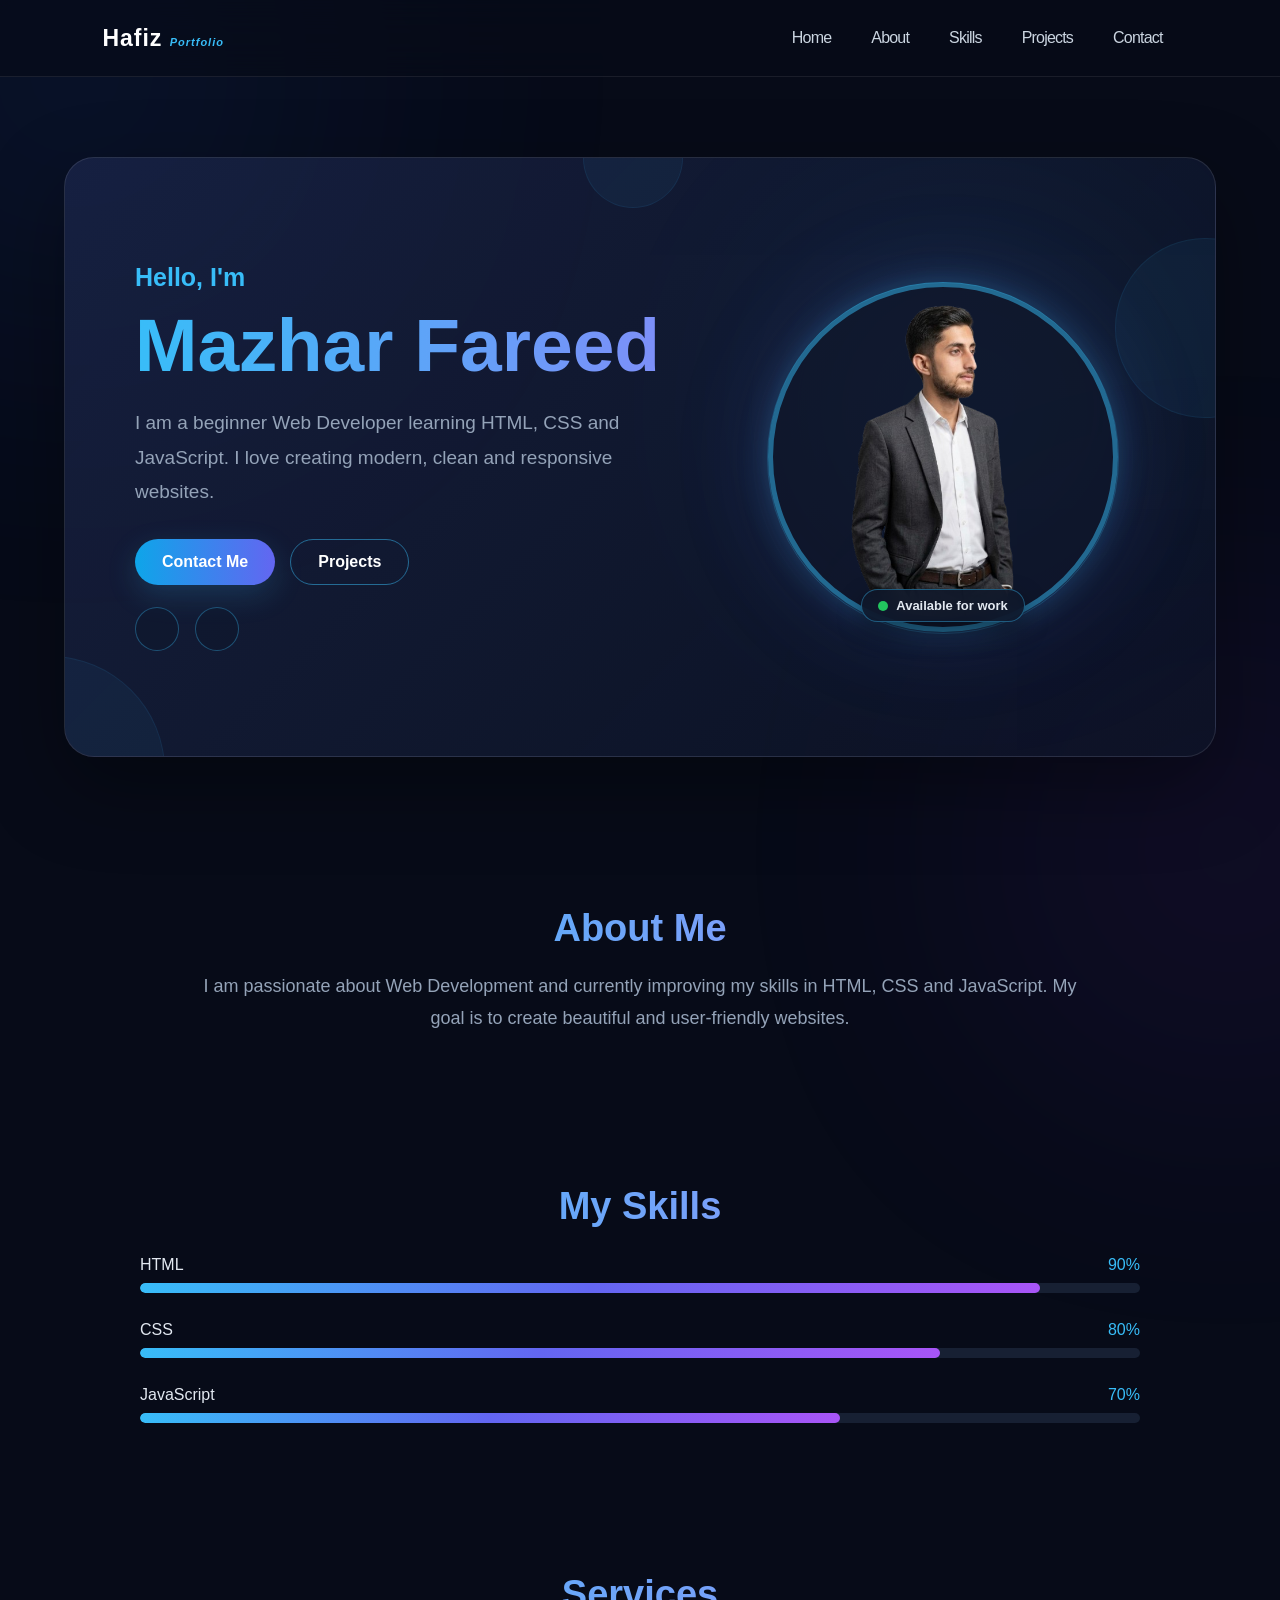
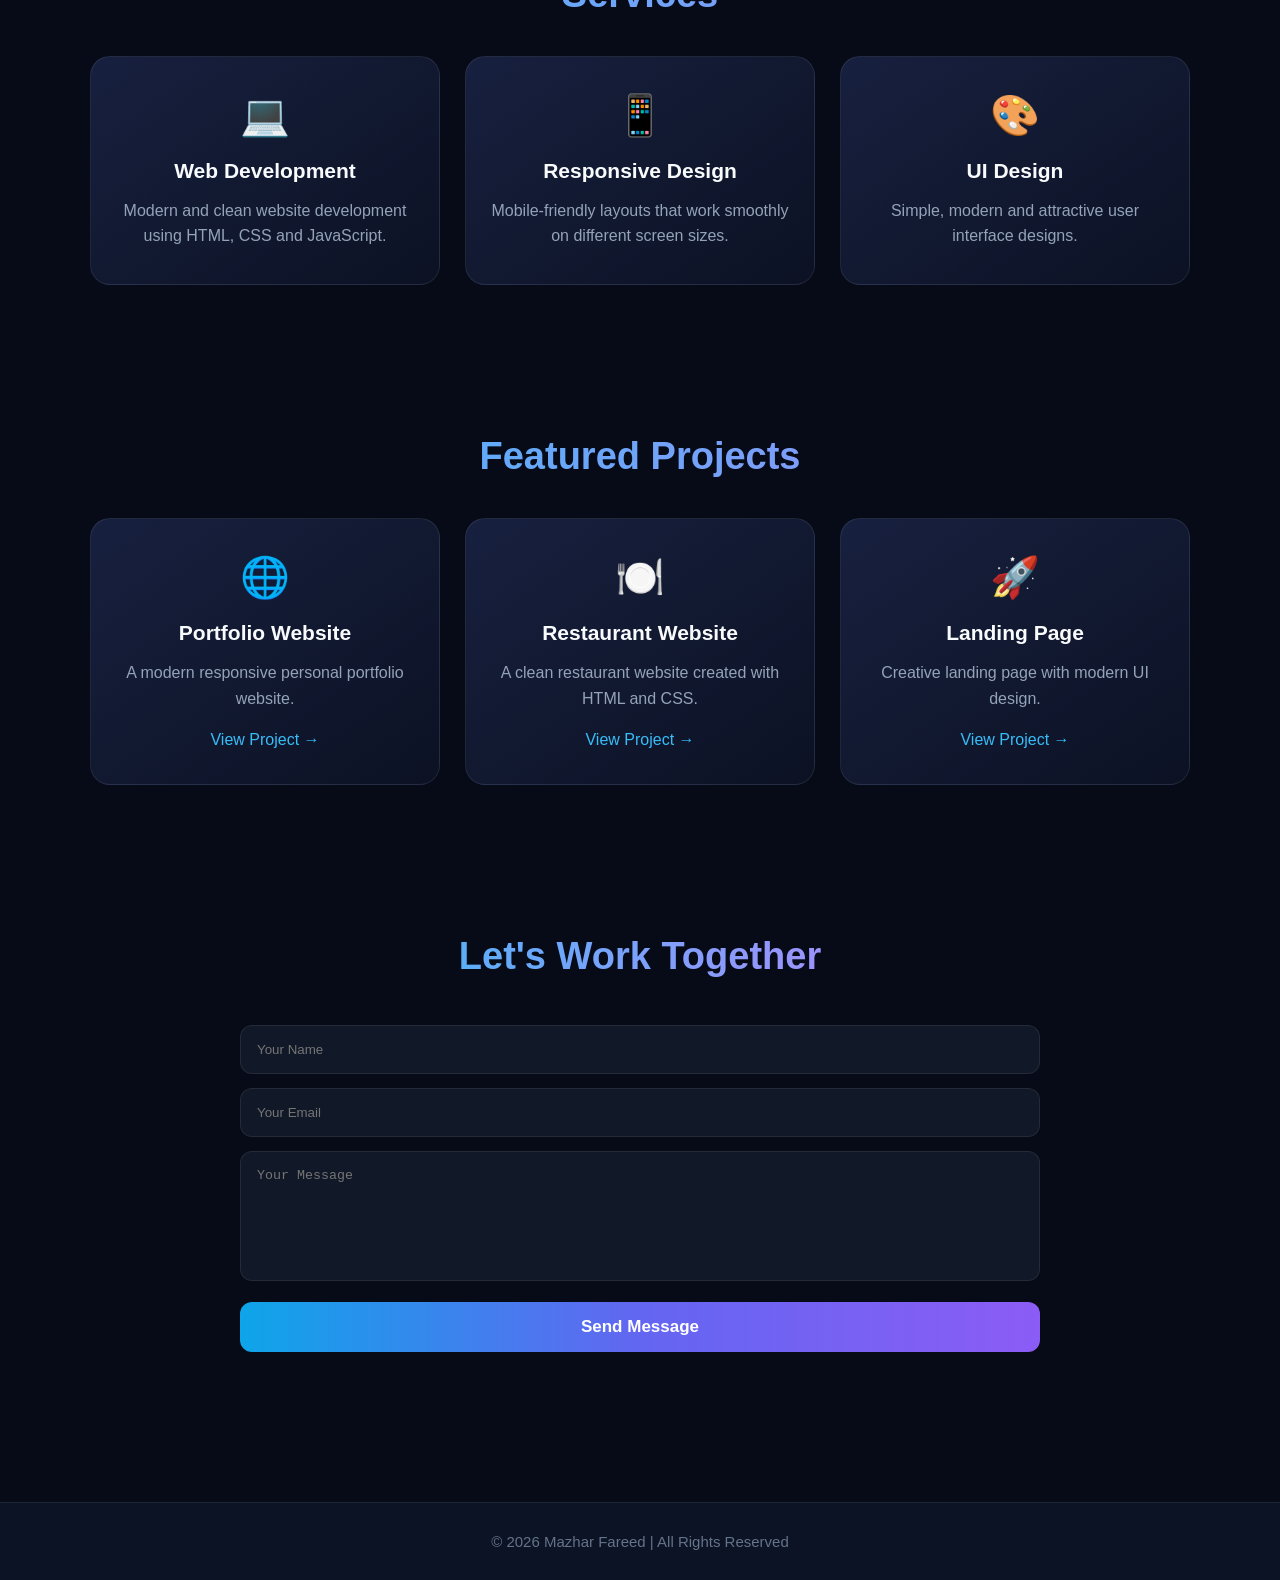
<file: CSS/index.html>
<!DOCTYPE html>
<html lang="en">
<head>
<meta charset="UTF-8">
<meta name="viewport" content="width=device-width, initial-scale=1.0">
<title>Mazhar Fareed | Web Developer</title>

<style>
*{
    margin:0;
    padding:0;
    box-sizing:border-box;
    scroll-behavior:smooth;
}

body{
    background:#070b18;
    color:white;
    font-family: 'Gill Sans', 'Gill Sans MT', Calibri, sans-serif;
    overflow-x:hidden;
}

/* ================= BACKGROUND ================= */
body::before{
    content:"";
    position:fixed;
    width:450px;
    height:450px;
    background:#2563eb;
    border-radius:50%;
    filter:blur(160px);
    opacity:.15;
    top:-150px;
    left:-150px;
    z-index:-1;
    animation:bgMove 8s ease-in-out infinite alternate;
}

body::after{
    content:"";
    position:fixed;
    width:400px;
    height:400px;
    background:#9333ea;
    border-radius:50%;
    filter:blur(150px);
    opacity:.13;
    right:-150px;
    bottom:-150px;
    z-index:-1;
    animation:bgMove2 9s ease-in-out infinite alternate;
}

/* ================= NAVBAR ================= */
.header{
    width:100%;
    display:flex;
    justify-content:space-between;
    align-items:center;
    padding:20px 8%;
    position:sticky;
    font-family: "Urbanist", "Segoe UI", sans-serif; 
    font-weight: 300;
    letter-spacing: -0.05em;
    top:0;
    z-index:1000;
    background:rgba(7,11,24,.65);
    backdrop-filter:blur(18px);
    border-bottom: 1px solid rgba(255,255,255,.08);
    animation:navDown 1s ease;
}

.hafiz{
    font-size:23px;
    font-family: "Urbanist", "Segoe UI", sans-serif;
    font-weight: 300;
    letter-spacing: -0.05em;
    font-weight:bold;
    letter-spacing:1px;
    cursor:pointer;
    transition:.4s;
}

.hafiz:hover{
    transform:translateY(-2px);
}

.hafiz span{
    color:#38bdf8;
    font-size:11px;
    font-style:italic;
}

.nav-bar{
    display:flex;
    gap:10px;
}

.nav-bar a{
    text-decoration:none;
    color:#cbd5e1;
    padding:9px 15px;
    border-radius:20px;
    transition:.35s;
    position:relative;
}

.nav-bar a:hover{
    color:white;
    background: rgba(56,189,248,.12);
    transform:translateY(-3px);
}

/* ================= MENU BUTTON ================= */
#menu-btn{
    display:none;
    background:transparent;
    border:none;
    color:white;
    font-size:28px;
    cursor:pointer;
}

/* ================= HERO ================= */
.about{
    width:min(1200px,90%);
    min-height:600px;
    margin:80px auto;
    padding:70px;
    display:flex;
    align-items:center;
    justify-content:space-between;
    position:relative;
    overflow:hidden;
    border-radius:30px;
    background: linear-gradient(135deg, rgba(30,41,80,.65), rgba(15,23,42,.55));
    border: 1px solid rgba(255,255,255,.1);
    box-shadow: 0 30px 80px rgba(0,0,0,.35);
    animation:heroAppear 1.2s ease;
}

.about::before{
    content:"";
    position:absolute;
    width:300px;
    height:300px;
    border-radius:50%;
    background:#38bdf8;
    filter:blur(130px);
    opacity:.12;
    right:100px;
    top:100px;
}

.about-mazhar{
    width:55%;
    position:relative;
    z-index:2;
    animation:textSlide 1.2s ease;
}

.about-mazhar > p{
    color:#38bdf8;
    font-size:25px;
    font-weight:bold;
    margin-bottom:12px;
}

.about-mazhar h1{
    font-size: clamp(45px,6vw,75px);
    line-height:1.1;
    margin-bottom:20px;
    background: linear-gradient(90deg, #38bdf8, #818cf8, #c084fc, #38bdf8);
    background-size:300%;
    -webkit-background-clip:text;
    color:transparent;
    animation:gradientText 5s linear infinite;
}

.about-text{
    color:#94a3b8;
    font-size:19px;
    line-height:1.8;
    max-width:600px;
}

/* ================= BUTTONS ================= */
.hero-buttons{
    display:flex;
    gap:15px;
    margin-top:30px;
}

.social-links{
    display:flex;
    gap:16px;
    margin-top:22px;
}

.social-links a{
    width:44px;
    height:44px;
    display:inline-flex;
    align-items:center;
    justify-content:center;
    border:1px solid rgba(56,189,248,.35);
    border-radius:50%;
    color:#cbd5e1;
    font-size:21px;
    text-decoration:none;
    background:rgba(15,23,42,.45);
    transition:transform .35s, color .35s, border-color .35s, box-shadow .35s;
}

.social-links a:hover{
    color:#fff;
    border-color:#38bdf8;
    transform:translateY(-4px) scale(1.08);
    box-shadow:0 0 18px rgba(56,189,248,.45), 0 8px 24px rgba(99,102,241,.25);
}

.about-mazhar button,
.hero-link{
    padding:14px 27px;
    border:none;
    border-radius:30px;
    color:white;
    font-size:16px;
    font-weight:bold;
    cursor:pointer;
    background: linear-gradient(90deg, #0ea5e9, #6366f1, #8b5cf6);
    background-size:200%;
    transition:.4s;
    box-shadow: 0 10px 30px rgba(56,189,248,.18);
    display:inline-flex;
    align-items:center;
    justify-content:center;
    text-decoration:none;
    line-height:1;
}

.about-mazhar button:hover,
.hero-link:hover{
    transform: translateY(-6px) scale(1.03);
    background-position:right;
    box-shadow: 0 15px 40px rgba(99,102,241,.35);
}

.btn-outline{
    background: transparent !important;
    border: 1px solid rgba(56,189,248,.5) !important;
    box-shadow:none !important;
}

.btn-outline:hover{
    background: rgba(56,189,248,.1) !important;
}

/* ================= IMAGE ================= */
.about-image{
    width:40%;
    display:flex;
    justify-content:center;
    position:relative;
    z-index:2;
    animation:imageSlide 1.3s ease;
}

.about-image::before{
    content:"";
    position:absolute;
    width:350px;
    height:350px;
    border-radius:50%;
    border: 1px solid rgba(56,189,248,.2);
    animation:rotateCircle 12s linear infinite;
}

.about-image img{
    width: 350px;
    height: 350px;
    object-fit: contain;
    background: rgba(15, 23, 42, 0.6);
    padding: 10px;
    border-radius: 50%;
    border: 5px solid rgba(56,189,248,.5);
    box-shadow: 0 0 30px rgba(56,189,248,.25), 0 0 100px rgba(99,102,241,.15);
    animation: imageFloat 4s ease-in-out infinite;
    transition: .5s;
}

.about-image img:hover{
    transform:scale(1.04);
    box-shadow: 0 0 50px rgba(56,189,248,.45);
}

/* ================= CIRCLES ================= */
.circle{
    position:absolute;
    border-radius:50%;
    background: rgba(56,189,248,.06);
    border: 1px solid rgba(56,189,248,.08);
    animation: floating 6s ease-in-out infinite;
}

.circle-one{
    width:180px;
    height:180px;
    right:-80px;
    top:80px;
}

.circle-two{
    width:230px;
    height:230px;
    left:-130px;
    bottom:-130px;
    animation-delay:2s;
}

.circle-three{
    width:100px;
    height:100px;
    left:45%;
    top:-50px;
    animation-delay:4s;
}

/* ================= ABOUT ================= */
.java{
    width:min(900px,90%);
    margin:150px auto;
    text-align:center;
    animation:fadeUp 1s ease;
}

.section-title{
    font-size:38px;
    margin-bottom:20px;
    background: linear-gradient(90deg, #38bdf8, #a78bfa);
    -webkit-background-clip:text;
    color:transparent;
}

.java p{
    color:#94a3b8;
    font-size:18px;
    line-height:1.8;
}

/* ================= SKILLS ================= */
#services{
    width:min(1000px,90%);
    margin:150px auto;
}

.skill-label{
    color:#e2e8f0;
    margin-top:28px;
    margin-bottom:9px;
    display:flex;
    justify-content:space-between;
}

.skill-label span{
    color:#38bdf8;
}

.bar{
    width:100%;
    height:10px;
    background:#172033;
    border-radius:20px;
    overflow:hidden;
}

.bar > div{
    height:100%;
    border-radius:20px;
    background: linear-gradient(90deg, #38bdf8, #6366f1, #a855f7);
    transform-origin:left;
    animation:skillGrow 2s ease;
}

.html{ width:90%; }
.css{ width:80%; }
.javascript{ width:70%; }

/* ================= CARDS ================= */
.h3{
    text-align:center;
    font-size:38px;
    margin-bottom:40px;
    background: linear-gradient(90deg, #38bdf8, #a78bfa);
    -webkit-background-clip:text;
    color:transparent;
}

.design-web{
    width:min(1100px,90%);
    margin:0 auto 150px;
    display:grid;
    grid-template-columns: repeat(3,1fr);
    gap:25px;
}

.web{
    padding:35px 25px;
    min-height:180px;
    border-radius:20px;
    text-align:center;
    background: linear-gradient(145deg, rgba(30,41,80,.7), rgba(15,23,42,.65));
    border: 1px solid rgba(255,255,255,.08);
    transition: transform .45s, box-shadow .45s, border .45s;
    animation:cardAppear .9s ease;
}

.web:hover{
    transform: translateY(-12px) scale(1.02);
    border-color: rgba(56,189,248,.45);
    box-shadow: 0 25px 50px rgba(0,0,0,.35), 0 0 30px rgba(56,189,248,.08);
}

.web h3{
    font-size:21px;
    margin-bottom:15px;
    color:#f8fafc;
}

.web p{
    color:#94a3b8;
    line-height:1.6;
}

/* ================= PROJECT CARDS ================= */
.project{
    min-height:230px;
    display:flex;
    flex-direction:column;
    justify-content:space-between;
}

.project-icon{
    font-size:40px;
    margin-bottom:20px;
    animation:iconFloat 3s ease-in-out infinite;
}

.project a{
    text-decoration:none;
    color:#38bdf8;
    margin-top:20px;
    transition:.3s;
}

.project a:hover{
    color:#c084fc;
    letter-spacing:1px;
}

/* ================= CONTACT ================= */
.contact-me{
    width:min(800px,90%);
    margin:100px auto 150px;
    text-align:center;
}

.h2{
    font-size:38px;
    margin-bottom:40px;
    background: linear-gradient(90deg, #38bdf8, #c084fc);
    -webkit-background-clip:text;
    color:transparent;
}

.me input,
.you textarea{
    width:100%;
    margin:7px 0;
    padding:16px;
    border-radius:12px;
    border: 1px solid rgba(255,255,255,.08);
    background:#111827;
    color:white;
    outline:none;
    transition:.35s;
}

.me input:focus,
.you textarea:focus{
    border-color:#38bdf8;
    box-shadow: 0 0 20px rgba(56,189,248,.1);
    transform:translateY(-2px);
}

.you textarea{
    height:130px;
    resize:none;
}

.contact-me button{
    width:100%;
    margin-top:10px;
    height:50px;
    border:none;
    border-radius:12px;
    color:white;
    font-size:17px;
    font-weight:bold;
    cursor:pointer;
    background: linear-gradient(90deg, #0ea5e9, #6366f1, #8b5cf6);
    transition:.4s;
}

.contact-me button:hover{
    transform: translateY(-5px);
    box-shadow: 0 15px 35px rgba(99,102,241,.3);
}

/* FORM MESSAGE */
#form-message{
    margin-top:15px;
    color:#38bdf8;
    font-size:16px;
}

/* ================= FOOTER ================= */
.footer{
    padding:30px;
    text-align:center;
    background: rgba(15,23,42,.7);
    border-top: 1px solid rgba(255,255,255,.08);
}

.footer div{
    color:#64748b;
    font-size:15px;
}

/* ================= ANIMATIONS ================= */
@keyframes navDown{
    from{ opacity:0; transform:translateY(-30px); }
    to{ opacity:1; transform:translateY(0); }
}

@keyframes heroAppear{
    from{ opacity:0; transform:translateY(50px); }
    to{ opacity:1; transform:translateY(0); }
}

@keyframes textSlide{
    from{ opacity:0; transform:translateX(-70px); }
    to{ opacity:1; transform:translateX(0); }
}

@keyframes imageSlide{
    from{ opacity:0; transform: translateX(70px) scale(.8); }
    to{ opacity:1; transform: translateX(0) scale(1); }
}

@keyframes gradientText{
    0%{ background-position:0%; }
    100%{ background-position:300%; }
}

@keyframes imageFloat{
    0%,100%{ transform:translateY(0); }
    50%{ transform:translateY(-15px); }
}

@keyframes floating{
    0%,100%{ transform:translateY(0); }
    50%{ transform:translateY(-25px); }
}

@keyframes rotateCircle{
    from{ transform:rotate(0deg); }
    to{ transform:rotate(360deg); }
}

@keyframes fadeUp{
    from{ opacity:0; transform:translateY(40px); }
    to{ opacity:1; transform:translateY(0); }
}

@keyframes skillGrow{
    from{ transform:scaleX(0); }
    to{ transform:scaleX(1); }
}

@keyframes cardAppear{
    from{ opacity:0; transform:translateY(40px); }
    to{ opacity:1; transform:translateY(0); }
}

@keyframes iconFloat{
    0%,100%{ transform:translateY(0); }
    50%{ transform:translateY(-7px); }
}

@keyframes bgMove{
    from{ transform:translate(0,0); }
    to{ transform:translate(120px,80px); }
}

@keyframes bgMove2{
    from{ transform:translate(0,0); }
    to{ transform:translate(-100px,-70px); }
}

/* ================= MOBILE ================= */
@media(max-width:850px){
    .header{ padding:18px 5%; }
    #menu-btn{ display:block; }
    .nav-bar{
        display:none;
        position:absolute;
        top:100%;
        left:0;
        width:100%;
        flex-direction:column;
        gap:5px;
        padding:15px 5%;
        background:rgba(7,11,24,.96);
        backdrop-filter:blur(18px);
        border-bottom: 1px solid rgba(255,255,255,.08);
    }
    .nav-bar.show{ display:flex; }
    .nav-bar a{
        padding:12px;
        font-size:15px;
        text-align:center;
    }
    .about{
        flex-direction:column-reverse;
        padding:50px 25px;
        text-align:center;
    }
    .about-mazhar, .about-image{ width:100%; }
    .about-image{ margin-bottom:50px; }
    .about-image img{
        width: 250px;
        height: 250px;
    }
    .about-image::before{
        width:260px;
        height:260px;
    }
    .about-mazhar h1{ font-size:45px; }
    .hero-buttons{ justify-content:center; }
    .social-links{ justify-content:center; }
    .design-web{ grid-template-columns:1fr; }
}

@media(max-width:500px){
    .hafiz{ font-size:18px; }
    .about-mazhar h1{ font-size:38px; }
    .hero-buttons{ flex-direction:column; }
    .about-mazhar button{ width:100%; }
}
/* Status Badge Container */
.status-badge {
    position: absolute;
    bottom: 10px;               /* Profile pic ke neechay position karne ke liye */
    display: inline-flex;
    align-items: center;
    gap: 8px;
    padding: 8px 16px;
    background: rgba(15, 23, 42, 0.85);  /* Glassmorphism Dark Background */
    border: 1px solid rgba(56, 189, 248, 0.4);
    backdrop-filter: blur(10px);
    border-radius: 30px;
    font-size: 13px;
    font-weight: 600;
    font-family: 'Gill Sans', 'Gill Sans MT', Calibri, 'Trebuchet MS', sans-serif;
    color: #e2e8f0;
    text-decoration: none;
    cursor: pointer;
    box-shadow: 0 10px 25px rgba(0, 0, 0, 0.4);
    z-index: 5;
    white-space: nowrap;
    transition: transform 0.3s ease, box-shadow 0.3s ease, border-color 0.3s ease;
}

.status-badge:hover {
    transform: translateY(-2px);
    border-color: rgba(56, 189, 248, 0.8);
    box-shadow: 0 14px 30px rgba(0, 0, 0, 0.45);
}

/* Green Pulse Dot */
.pulse-dot {
    width: 10px;
    height: 10px;
    background-color: #22c55e;  /* Green Light Color */
    border-radius: 50%;
    position: relative;
    box-shadow: 0 0 0 0 rgba(34, 197, 94, 0.7);
    animation: greenPulse 1.8s infinite;
}

/* Green Dot Pulsing Animation */
@keyframes greenPulse {
    0% {
        box-shadow: 0 0 0 0 rgba(34, 197, 94, 0.7);
    }
    70% {
        box-shadow: 0 0 0 8px rgba(34, 197, 94, 0);
    }
    100% {
        box-shadow: 0 0 0 0 rgba(34, 197, 94, 0);
    }
}
</style>
</head>

<body>

<!-- ================= HEADER ================= -->
<header class="header">
    <div class="hafiz">
        Hafiz <span>Portfolio</span>
    </div>

    <button id="menu-btn" aria-label="Toggle navigation">☰</button>

    <nav class="nav-bar">
        <a href="#home">Home</a>
        <a href="#about-me">About</a>
        <a href="#services">Skills</a>
        <a href="#projects">Projects</a>
        <a href="#contacts">Contact</a>
    </nav>
</header>

<main>
    <!-- ================= HERO ================= -->
    <section id="home" class="about">
        <div class="about-mazhar">
            <p>Hello, I'm</p>
            <h1>Mazhar Fareed</h1>
            <div class="about-text">
                I am a beginner Web Developer learning HTML, CSS and JavaScript. I love creating modern, clean and responsive websites.
            </div>

            <div class="hero-buttons">
                <a href="#contacts" class="hero-link">Contact Me</a>
                <a href="#services" class="btn-outline hero-link">Projects</a>
            </div>

            <div class="social-links" aria-label="Social media links">
                <a href="https://www.linkedin.com" target="_blank" aria-label="LinkedIn" title="LinkedIn">
                    <i class="fa-brands fa-linkedin-in" aria-hidden="true"></i>
                </a>
                <a href="https://github.com/hafizmazharfareed52-commits" target="_blank" aria-label="GitHub" title="GitHub">
                    <i class="fa-brands fa-github" aria-hidden="true"></i>
                </a>
            </div>
        </div>

        <div class="about-image">
            <img src="Mazhar img5.png" alt="Mazhar Fareed">
            <a href="#contacts" class="status-badge">
                <span class="pulse-dot"></span>
                <span>Available for work</span>
            </a>
        </div>

        <div class="circle circle-one"></div>
        <div class="circle circle-two"></div>
        <div class="circle circle-three"></div>
    </section>

    <!-- ================= ABOUT ================= -->
    <section id="about-me" class="java">
        <h2 class="section-title">About Me</h2>
        <p>
            I am passionate about Web Development and currently improving my skills in HTML, CSS and JavaScript. My goal is to create beautiful and user-friendly websites.
        </p>
    </section>

    <!-- ================= SKILLS ================= -->
    <section id="services">
        <h2 class="section-title" style="text-align:center;">My Skills</h2>

        <div class="skill-label">HTML <span>90%</span></div>
        <div class="bar"><div class="html"></div></div>

        <div class="skill-label">CSS <span>80%</span></div>
        <div class="bar"><div class="css"></div></div>

        <div class="skill-label">JavaScript <span>70%</span></div>
        <div class="bar"><div class="javascript"></div></div>
    </section>

    <!-- ================= SERVICES ================= -->
    <h2 class="h3">Services</h2>

    <section class="design-web">
        <div class="web">
            <div class="project-icon">💻</div>
            <h3>Web Development</h3>
            <p>Modern and clean website development using HTML, CSS and JavaScript.</p>
        </div>

        <div class="web">
            <div class="project-icon">📱</div>
            <h3>Responsive Design</h3>
            <p>Mobile-friendly layouts that work smoothly on different screen sizes.</p>
        </div>

        <div class="web">
            <div class="project-icon">🎨</div>
            <h3>UI Design</h3>
            <p>Simple, modern and attractive user interface designs.</p>
        </div>
    </section>

    <!-- ================= PROJECTS ================= -->
    <h2 class="h3">Featured Projects</h2>

    <section id="projects" class="design-web">
        <div class="web project">
            <div>
                <div class="project-icon">🌐</div>
                <h3>Portfolio Website</h3>
                <p>A modern responsive personal portfolio website.</p>
            </div>
            <a href="#">View Project →</a>
        </div>

        <div class="web project">
            <div>
                <div class="project-icon">🍽️</div>
                <h3>Restaurant Website</h3>
                <p>A clean restaurant website created with HTML and CSS.</p>
            </div>
            <a href="Newrestuarantprojects.html" target="_blank">View Project →</a>
        </div>

        <div class="web project">
            <div>
                <div class="project-icon">🚀</div>
                <h3>Landing Page</h3>
                <p>Creative landing page with modern UI design.</p>
            </div>
            <a href="#">View Project →</a>
        </div>
    </section>

    <!-- ================= CONTACT ================= -->
    <section id="contacts" class="contact-me">
        <h2 class="h2">Let's Work Together</h2>

        <form id="contact-form" action="https://formspree.io/f/xrpgvwlb" method="POST">
            <div class="me">
                <input type="text" name="name" placeholder="Your Name" required>
            </div>

            <div class="me">
                <input type="email" name="email" placeholder="Your Email" required>
            </div>

            <div class="you">
                <textarea name="message" placeholder="Your Message" required></textarea>
            </div>

            <button type="submit">Send Message</button>

            <p id="form-message"></p>
        </form>
    </section>
</main>

<!-- ================= FOOTER ================= -->
<footer class="footer">
    <div>© 2026 Mazhar Fareed | All Rights Reserved</div>
</footer>

<!-- ================= JAVASCRIPT ================= -->
<script>
/* ================= MOBILE MENU ================= */
const menuBtn = document.getElementById("menu-btn");
const navbar = document.querySelector(".nav-bar");

menuBtn.addEventListener("click", function(){
    navbar.classList.toggle("show");
    menuBtn.textContent = navbar.classList.contains("show") ? "✕" : "☰";
});

navbar.querySelectorAll("a").forEach(link => {
    link.addEventListener("click", () => {
        navbar.classList.remove("show");
        menuBtn.textContent = "☰";
    });
});

/* ================= FORMSPREE ================= */
const form = document.getElementById("contact-form");
const message = document.getElementById("form-message");

form.addEventListener("submit", async function(event){
    event.preventDefault();

    const formData = new FormData(form);

    const response = await fetch(
        "https://formspree.io/f/xrpgvwlb",
        {
            method:"POST",
            body:formData,
            headers:{
                "Accept":"application/json"
            }
        }
    );

    if(response.ok){
        message.innerText = "Message sent successfully!";
        form.reset();
    } else {
        message.innerText = "Something went wrong. Please try again.";
    }
});
</script>

</body>
</html>
</file>
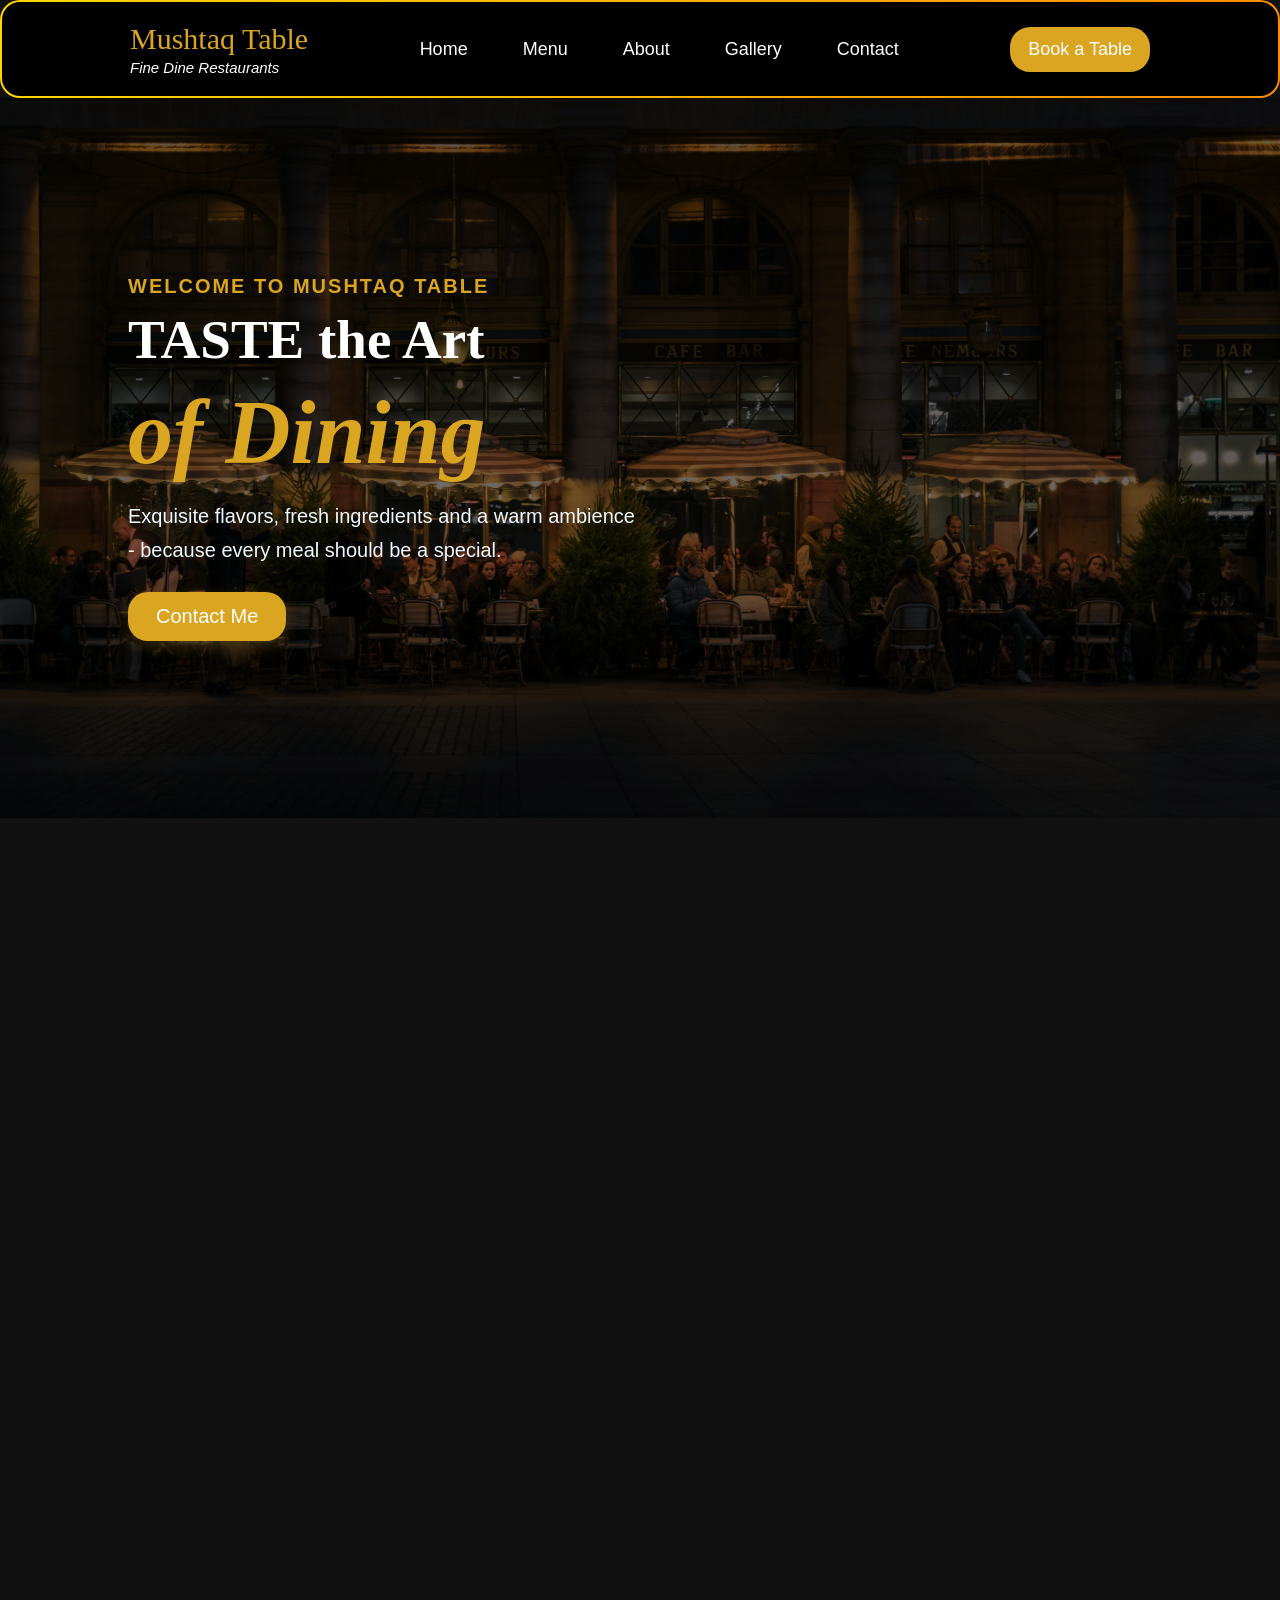
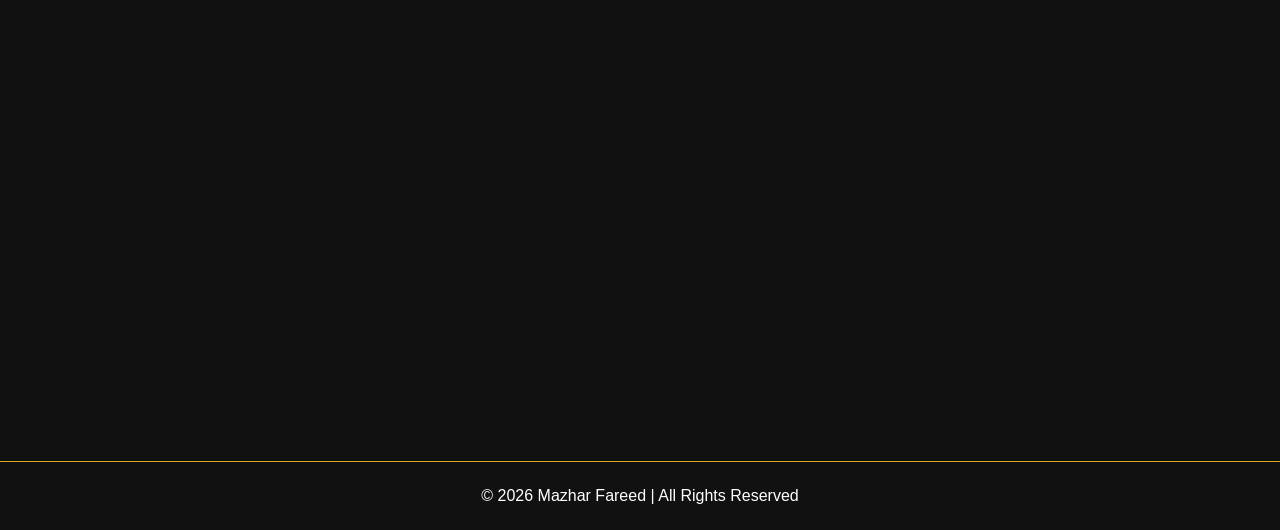
<file: CSS/Newrestuarantprojects.html>
<!DOCTYPE html>

<html lang="en">

<head>
    <meta charset="UTF-8">
    <meta name="viewport" content="width=device-width, initial-scale=1.0">
    <title>Mushtaaq Tiqa Shop Sahiwal Restaurants Presents</title>
<style>
    *{
        margin: 0;
        padding: 0;
        box-sizing: border-box;
    }
    html{
        scroll-behavior: smooth;
    }
    body{
        background-color: #111;
    }
      .scroll-animation {
    opacity: 0;
    transform: translateY(60px);
      }
     .scroll-animation.show {
    opacity: 1;
    transform: translateY(0);
    animation: sectionReveal 1s ease forwards;
      }
     @keyframes sectionReveal {
    from {
        opacity: 0;
        transform: translateY(60px);
    }
    to {
        opacity: 1;
        transform: translateY(0);
     }
    }
    .header{
        display: flex;
        justify-content: space-between;
        align-items: center;
        background-color: rgb(0, 0, 0);
        padding: 20px 10%;
        border: 2px solid transparent;
        border-radius: 20px;
        background: linear-gradient(rgb(0,0,0), rgb(0,0,0)) padding-box, linear-gradient(90deg, #ffd700, #ff8c00, #ff4500, #ffd700) border-box;
        background-size: 100% 100%, 300% 100%;
        animation: borderMove 5s linear infinite;
        position: sticky;
        top: 0;
        z-index: 1000;
    }
    @keyframes borderMove{
        0%{
            background-position: 0 0, 0% 50%;
        }
        100%{
            background-position: 0 0, 300% 50%;
        }
    }
    .mushtaq{
        color: goldenrod;
        font-size: 30px;
        font-family: fantasy;
        transition: 0.3s;
    }
    .mushtaq:hover{
        transform: scale(1.05);
    }
    .span{
        display: block;
        font-size: 15px;
        margin-top: 3px;
        color: white;
        font-style: italic;
        font-family: Arial, Helvetica, sans-serif;
    }
    .nav-bar{
        display: flex;
        gap: 25px;
        align-items: center;
    }
    .nav-bar a{
        text-decoration: none;
        padding: 10px 15px;
        color: white;
        font-size: 18px;
        font-family: Arial, "Helvetica Neue", Helvetica, sans-serif;
        border-radius: 20px;
        transition: 0.3s ease;
    }
    .nav-bar a:hover{
        background-color: goldenrod;
        color: black;
        transform: translateY(-3px);
        box-shadow: 0 5px 15px rgba(218,165,32,0.4);
    }
    .table{
        text-decoration: none;
        color: white;
        font-family: Arial, Helvetica, sans-serif;
        border-radius: 20px;
        background-color: goldenrod;
        font-size: 18px;
        padding: 12px 18px;
        transition: 0.3s ease;
    }
    .table:hover{
        background-color: white;
        color: black;
        transform: translateY(-3px);
        box-shadow: 0 8px 20px rgba(218,165,32,0.5);
    }
    .hero{
        display: flex;
        align-items: center;
        position: relative;
        background-image: linear-gradient(rgba(0,0,0,0.55),rgba(0,0,0,0.55)), url("pic.png");
        background-size: cover;
        background-position: center;
        padding: 80px 10%;
        min-height: 80vh;
        overflow: hidden;
    }
    .hero-text{
        position: relative;
        z-index: 2;
        animation: heroText 1.2s ease;
    }
    @keyframes heroText{
        from{
            opacity: 0;
            transform: translateX(-70px);
        }
        to{
            opacity: 1;
            transform: translateX(0);
        }
    }
    .hero-text h5{
        color: goldenrod;
        font-size: 20px;
        font-family: Arial, Helvetica, sans-serif;
        letter-spacing: 2px;
        margin-bottom: 10px;
    }
    .hero-text h1{
        font-size: 55px;
        margin: 10px 0;
        font-family: Cambria, Cochin, Georgia, Times, 'Times New Roman', serif;
        color: white;
    }
    .hero-text h2{
        color: goldenrod;
        font-size: 90px;
        margin-bottom: 15px;
        font-style: italic;
        font-family: Georgia, serif;
        animation: goldGlow 2s infinite alternate;
    }
    @keyframes goldGlow{
        from{
            text-shadow: 0 0 5px rgba(218,165,32,0.3);
        }
        to{
            text-shadow: 0 0 25px rgba(218,165,32,0.8);
        }
    }
    .hero-text p{
        color: aliceblue;
        font-family:'Lucida Sans','Lucida Sans Regular','Lucida Grande', 'Lucida Sans Unicode',Geneva,Verdana,sans-serif;
        font-size: 20px;
        line-height: 1.7;
        max-width: 600px;
    }
    .hero-text a{
        display: inline-block;
        margin-top: 25px;
        padding: 13px 28px;
        background-color: goldenrod;
        color: white;
        font-size: 20px;
        font-family:'Lucida Sans','Lucida Sans Regular','Lucida Grande', 'Lucida Sans Unicode',Geneva,Verdana,sans-serif;
        text-decoration: none;
        border-radius: 20px;
        transition: 0.4s ease;
        box-shadow: 0 5px 15px rgba(218,165,32,0.25);
    }
    .hero-text a:hover{
        background-color: white;
        color: black;
        transform: translateY(-5px) scale(1.04);
        box-shadow: 0 10px 30px rgba(218,165,32,0.5);
    }
    @media(max-width: 900px){
        .header{
            padding: 18px 5%;
            flex-wrap: wrap;
            gap: 15px;
        }
        .nav-bar{
            order: 3;
            width: 100%;
            justify-content: center;
            flex-wrap: wrap;
        }
        .hero{
            padding: 70px 7%;
            min-height: 75vh;
        }
        .hero-text h1{
            font-size: 45px;
        }
        .hero-text h2{
            font-size: 65px;
        }
    }
    @media(max-width: 600px){
        .header{
            justify-content: center;
            text-align: center;
        }
        .nav-bar a{
            font-size: 15px;
            padding: 8px 9px;
        }
        .table{
            font-size: 15px;
            padding: 10px 15px;
        }
        .hero{
            text-align: center;
            justify-content: center;
        }
        .hero-text h5{
            font-size: 15px;
        }
        .hero-text h1{
            font-size: 38px;
        }
        .hero-text h2{
            font-size: 52px;
        }
        .hero-text p{
            font-size: 16px;
        }
    }
    .menu{
        padding: 70px 5%;
        color: white;
        background: linear-gradient(135deg, #050505, #151515);
        position: relative;
        overflow: hidden;
    }
    .menu::before{
        content: "";
        position: absolute;
        width: 300px;
        height: 300px;
        background: goldenrod;
        filter: blur(150px);
        opacity: 0.12;
        top: -100px;
        left: -100px;
        animation: menuGlow 5s infinite alternate;
    }
    @keyframes menuGlow{
        from{
            transform: scale(1);
        }

        to{
            transform: scale(1.5);
        }
    }
    .menu-dishes{
        display: flex;
        align-items: end;
        justify-content: space-between;
        margin-bottom: 40px;
        position: relative;
        z-index: 2;
    }
    .menu-dishes h5{
        color: goldenrod;
        font-size: 20px;
        font-family: sans-serif;
        letter-spacing: 4px;
        margin-bottom: 10px;
        animation: headingLeft 1s ease;
    }
    .menu-dishes h1{
        font-size: 40px;
        font-family: sans-serif;
        letter-spacing: 2px;
        margin: 0;
        text-shadow: 0 0 10px rgba(218,165,32,0.3);
        animation: headingLeft 1.2s ease;
    }
    @keyframes headingLeft{
        from{
            opacity: 0;
            transform: translateX(-50px);
        }
        to{
            opacity: 1;
            transform: translateX(0);
        }
    }
    .menu-dishes a{
        color: goldenrod;
        text-decoration: none;
        font-size: 17px;
        font-family: sans-serif;
        padding: 10px 20px;
        border: 1px solid goldenrod;
        border-radius: 30px;
        position: relative;
        overflow: hidden;
        transition: 0.4s ease;
    }
    .menu-dishes a::before{
        content: "";
        position: absolute;
        width: 0;
        border-radius: 30px;
        height: 100%;
        background: goldenrod;
        left: 0;
        top: 0;
        z-index: -1;
        transition: 0.4s ease;
    }
    .menu-dishes a:hover::before{
        width: 100%;
        border-radius: 30px;
    }
    .menu-dishes a:hover{
        color: black;
        border-radius: 30px;
        box-shadow: 0 0 10px goldenrod, 0 0 25px rgba(218,165,32,0.5);
        transform: translateY(-5px);
    }
    .menu-items{
        display: flex;
        width: 100%;
        min-height: 350px;
        gap: 25px;
        padding: 10px;
        position: relative;
        z-index: 2;
        overflow-x: auto;
        scroll-behavior: smooth;
    }
    .menu-items::-webkit-scrollbar{
        height: 6px;
    }
    .menu-items::-webkit-scrollbar-thumb{
        background: goldenrod;
        border-radius: 20px;
    }
    .menu-img{
        min-width: 250px;
        background: linear-gradient(145deg, #191919, #090909);
        border-radius: 18px;
        padding: 10px;
        position: relative;
        overflow: hidden;
        transition: transform 0.5s ease, box-shadow 0.5s ease;
        animation: cardAppear 1s ease backwards;
    }
    .menu-img:nth-child(1){
        animation-delay: 0.1s;
    }
    .menu-img:nth-child(2){
        animation-delay: 0.2s;
    }
    .menu-img:nth-child(3){
        animation-delay: 0.3s;
    }
    .menu-img:nth-child(4){
        animation-delay: 0.4s;
    }
    @keyframes cardAppear{
        from{
            opacity: 0;
            transform: translateY(60px);
        }
        to{
            opacity: 1;
            transform: translateY(0);
        }
    }
    .menu-img:hover{
        transform: translateY(-15px) scale(1.03);
        box-shadow: 0 15px 30px rgba(0,0,0,0.7), 0 0 20px rgba(218,165,32,0.25);
    }
    .menu-img img{
        width: 100%;
        height: 250px;
        padding: 0;
        object-fit: cover;
        display: block;
        border: 4px solid goldenrod;
        border-radius: 14px;
        transition: transform 0.6s ease, filter 0.6s ease, box-shadow 0.6s ease;
    }
    .menu-img:hover img{
        transform: scale(1.08);
        filter: brightness(1.15);
        box-shadow: 0 0 10px goldenrod, 0 0 25px goldenrod, 0 0 45px rgba(218,165,32,0.4);
    }
    .menu-img::after{
        content: "";
        position: absolute;
        top: 0;
        left: -120%;
        width: 50%;
        height: 100%;
        background: linear-gradient( 90deg, transparent, rgba(255,255,255,0.35), transparent);
        transform: skewX(-25deg);
        transition: 0.8s;
    }
    .menu-img:hover::after{
        left: 150%;
    }
    .menu-img p{
        font-size: 18px;
        font-family: sans-serif;
        text-align: center;
        margin: 15px 5px 5px;
        color: white;
        letter-spacing: 1px;
        transition: color 0.4s ease, transform 0.4s ease;
    }
    .menu-img:hover p{
        color: goldenrod;
        transform: translateY(-3px);
        text-shadow: 0 0 8px goldenrod;
    }
    .about{
        min-height: 55vh;
        display: flex;
        align-items: center;
        justify-content: space-between;
        gap: 70px;
        padding: 70px 10%;
       overflow: hidden;
    }
    .about-image{
        position: relative;
        width: 500px;
        height: 340px;
        flex-shrink: 0;
    }
    .about-image img:first-child{
        width: 320px;
        height: 290px;
        object-fit: cover;
        border-radius: 120px 120px 0 0;
        position: absolute;
        left: 0;
        top: 10px;
        border: 2px solid goldenrod;
        box-shadow: 0 10px 30px rgba(218,165,32,0.25);
        animation: aboutImgLeft 1s ease forwards;
        transition: 0.4s ease;
    }
    .about-image img:nth-child(2){
        width: 220px;
        height: 260px;
        object-fit: cover;
        position: absolute;
        left: 230px;
        top: 55px;
        border: 2px solid goldenrod;
        box-shadow: 0 10px 30px rgba(218,165,32,0.35);
        opacity: 0;
        animation: aboutImgRight 1s ease 0.3s forwards;
        transition: 0.4s ease;
    }
    .about-image img:first-child:hover{
        transform: translateY(-10px) scale(1.03);
        box-shadow: 0 15px 40px rgba(218,165,32,0.45);
    }
    .about-image img:nth-child(2):hover{
        transform: translateY(-12px) scale(1.05);
        box-shadow: 0 15px 40px rgba(218,165,32,0.5);
    }
    .about-text{
        flex: 1;
        max-width: 650px;
        color: white;
        opacity: 0;
        animation: aboutText 1s ease 0.5s forwards;
    }
    .about-text > div{
        padding: 10px;
    }
    .about-text > div{
        color: goldenrod;
        font-family: 'Gill Sans', 'Gill Sans MT', Calibri, 'Trebuchet MS', sans-serif;
        font-size: 25px;
        font-weight: bold;
        letter-spacing: 3px;
    }
    .about-text h1{
        color: white;
        font-family: Verdana, Geneva, Tahoma, sans-serif;
        font-style: italic;
        font-size: 38px;
        line-height: 1.2;
        margin: 8px 0;
        letter-spacing: 0;
    }
    .about-text h2{
        color: white;
        font-size: 40px;
        font-style: italic;
        font-family: cursive;
    }
    .about-text p{
        color: white;
        font-family: Verdana, Geneva, Tahoma, sans-serif;
        font-size: 16px;
        line-height: 1.8;
        margin-top: 20px;
        letter-spacing: 0;
        font-weight: normal;
    }
    @keyframes aboutImgLeft{
        from{
            opacity: 0;
            transform: translateX(-100px);
        }
        to{
            opacity: 1;
            transform: translateX(0);
        }
    }
    @keyframes aboutImgRight{
        from{
            opacity: 0;
            transform: translateX(100px) scale(0.8);
        }
        to{
            opacity: 1;
            transform: translateX(0) scale(1);
        }
    }
    @keyframes aboutText{
        from{
            opacity: 0;
            transform: translateX(100px);
        }
        to{
            opacity: 1;
            transform: translateX(0);
        }
    }
    @media (max-width: 1000px){
        .about{
            gap: 40px;
            padding: 60px 5%;
        }
        .about-image{
            width: 430px;
        }
        .about-image img:first-child{
            width: 280px;
            height: 260px;
        }
        .about-image img:nth-child(2){
            width: 190px;
            height: 230px;
            left: 200px;
        }
        .about-text h1{
            font-size: 32px;
        }
    }
    @media (max-width: 750px){
        .about{
            flex-direction: column;
            gap: 50px;
            padding: 60px 5%;
            text-align: center;
        }
        .about-image{
            width: 400px;
            height: 300px;
        }
        .about-image img:first-child{
            width: 270px;
            height: 250px;
        }
        .about-image img:nth-child(2){
            width: 180px;
            height: 220px;
            left: 190px;
            top: 50px;
        }
        .about-text{
            max-width: 100%;
        }
        .about-text h1{
            font-size: 30px;
        }
        .about-text p{
            font-size: 15px;
        }
    }
    @media (max-width: 450px){
        .about-image{
            width: 320px;
            height: 260px;
        }
        .about-image img:first-child{
            width: 220px;
            height: 210px;
        }
        .about-image img:nth-child(2){
            width: 150px;
            height: 180px;
            left: 155px;
            top: 45px;
        }
        .about-text h1{
            font-size: 25px;
        }
        .about-text p{
            font-size: 14px;
            line-height: 1.7;
        }
    }
    .gallery{
        min-height: 50vh;
        margin: 50px auto;
        padding: 30px 5%;
        text-align: center;
    }
    .gallery h5{
        color: goldenrod;
        font-size: 18px;
        font-family: serif;
        text-align: center;
        letter-spacing: 3px;
        margin-bottom: 8px;
        animation: fadeDown 1s ease;
    }
    .gallery h1{
        color: white;
        font-family: sans-serif;
        text-align: center;
        font-size: 35px;
        margin: 10px 0 35px;
        letter-spacing: 1px;
        animation: fadeUp 1s ease;
    }
    .gallery-flex{
        display: flex;
        gap: 25px;
        justify-content: center;
        align-items: stretch;
        flex-wrap: wrap;
    }
    .gallery-flex1{
        width: 350px;
        min-height: 200px;
        padding: 20px;
        border: 2px solid goldenrod;
        border-radius: 18px;
        text-align: center;
        margin: 10px;
        background: linear-gradient( 145deg,rgba(255,255,255,0.05),rgba(218,165,32,0.04));
        box-shadow: 0 0 10px rgba(218,165,32,0.25);
        transition: transform 0.4s ease, box-shadow 0.4s ease,border-color 0.4s ease, background 0.4s ease;
        animation: boxShow 0.8s ease both;
    }
    .gallery-flex1:hover{
        transform: translateY(-12px) scale(1.02);
        border-color: #fff;
        box-shadow: 0 10px 25px rgba(218,165,32,0.3),0 0 25px rgba(218,165,32,0.25);
        background: linear-gradient( 145deg,rgba(218,165,32,0.12), rgba(255,255,255,0.04))
    }
    .gallery-flex1 h4{
        color: goldenrod;
        font-family: serif;
        font-size: 25px;
        margin: 5px 0 15px;
        letter-spacing: 1px;
        transition: color 0.3s ease, transform 0.3s ease;
    }
    .gallery-flex1:hover h4{
        color: white;
        transform: translateY(-3px);
    }
    .gallery-flex1 p{
        color: white;
        text-align: center;
        font-family: sans-serif;
        font-size: 17px;
        line-height: 1.7;
        margin: 0;
    }
    .gallery-flex1 img{
        width: 350px;
        height: 250px;
        object-fit: cover;
        border-radius: 12px;
        margin-bottom: 12px;
        transition: transform 0.5s ease, filter 0.5s ease;
    }
    .gallery-flex1:hover img{
        transform: scale(1.05);
        filter: brightness(1.1);
    }
    @keyframes fadeDown{
        from{
            opacity: 0;
            transform: translateY(-20px);
        }
        to{
            opacity: 1;
            transform: translateY(0);
        }
    }
    @keyframes fadeUp{
        from{
            opacity: 0;
            transform: translateY(20px);
        }
        to{
            opacity: 1;
            transform: translateY(0);
        }
    }
    @keyframes boxShow{
        from{
            opacity: 0;
            transform: translateY(30px);
        }
        to{
            opacity: 1;
            transform: translateY(0);
        }
    }
    @media (max-width: 768px){
        .gallery{
            padding: 25px 4%;
        }
        .gallery h1{
            font-size: 30px;
        }
        .gallery-flex{
            gap: 15px;
        }
        .gallery-flex1{
            width: 230px;
            padding: 16px;
            margin: 5px;
        }
    }
    @media (max-width: 500px){
        .gallery h1{
            font-size: 26px;
        }
        .gallery-flex1{
            width: 90%;
        }
    }
    /* ================= CONTACT ================= */
    .contact{
        min-height: 80vh;
        padding: 80px 8%;
        background: #111;
    }
    .contact-title{
        text-align: center;
        margin-bottom: 50px;
    }
    .contact-title h5{
        color: goldenrod;
        font-size: 18px;
        letter-spacing: 2px;
        margin-bottom: 10px;
        font-family: 'Gill Sans', 'Gill Sans MT', Calibri, 'Trebuchet MS', sans-serif;
    }
    .contact-title h1{
        color: white;
        font-family: 'Gill Sans', 'Gill Sans MT', Calibri, 'Trebuchet MS', sans-serif;
        font-size: 45px;
        margin: 0 0 12px;
    }
    .contact-title p{
        color: #ccc;
    }
    .contact-container{
        max-width: 1100px;
        margin: auto;
        display: grid;
        font-family: 'Gill Sans', 'Gill Sans MT', Calibri, 'Trebuchet MS', sans-serif;
        grid-template-columns: 1fr 1fr;
        gap: 60px;
    }
    .contact-info-box{
        background: #181818;
        border: 1px solid #333;
        border-radius: 12px;
        padding: 35px;
        font-family: 'Gill Sans', 'Gill Sans MT', Calibri, 'Trebuchet MS', sans-serif;
        box-shadow: 0 10px 30px rgba(0,0,0,0.4);
    }
    .contact-info-box h2{
        color: white;
        font-family: 'Gill Sans', 'Gill Sans MT', Calibri, 'Trebuchet MS', sans-serif;
        margin-bottom: 25px;
    }
    .info-box{
        background: #111;
        border: 1px solid #333;
        border-radius: 8px;
        font-family: 'Gill Sans', 'Gill Sans MT', Calibri, 'Trebuchet MS', sans-serif;
        padding: 18px;
        margin-bottom: 25px;
        transition: 0.3s;
    }
    .info-box:hover{
        border-color: goldenrod;
        transform: translateY(-3px);
    }
    .info-box h3{
        color: goldenrod;
        margin: 0 0 8px;
        font-family: 'Gill Sans', 'Gill Sans MT', Calibri, 'Trebuchet MS', sans-serif;
    }
    .info-box p{
        color: #ddd;
        margin: 0;
        font-family: 'Gill Sans', 'Gill Sans MT', Calibri, 'Trebuchet MS', sans-serif;
    }
    .contact-form-box{
        background: #181818;
        border: 1px solid #333;
        border-radius: 12px;
        font-family: 'Gill Sans', 'Gill Sans MT', Calibri, 'Trebuchet MS', sans-serif;
        padding: 35px;
        box-shadow: 0 10px 30px rgba(0,0,0,0.4);
    }
    .contact-form-box h2{
        color: white;
        font-family: 'Gill Sans', 'Gill Sans MT', Calibri, 'Trebuchet MS', sans-serif;
        margin-bottom: 25px;
    }
    .contact-form{
        display: flex;
        font-family: 'Gill Sans', 'Gill Sans MT', Calibri, 'Trebuchet MS', sans-serif;
        flex-direction: column;
        gap: 15px;
    }
    .contact-form input,
    .contact-form textarea{
        width: 100%;
        box-sizing: border-box;
        padding: 15px;
        background: #111;
        border: 1px solid #333;
        border-radius: 7px;
        color: white;
        font-size: 15px;
        font-family: 'Gill Sans', 'Gill Sans MT', Calibri, 'Trebuchet MS', sans-serif;
        outline: none;
    }
    .contact-form input:focus,
    .contact-form textarea:focus{
        border-color: goldenrod;
    }
    .contact-form textarea{
        resize: vertical;
    }
    .contact-form button{
        width: 180px;
        font-family: 'Gill Sans', 'Gill Sans MT', Calibri, 'Trebuchet MS', sans-serif;
        padding: 14px;
        background: goldenrod;
        color: black;
        border: none;
        border-radius: 7px;
        font-size: 16px;
        font-weight: bold;
        cursor: pointer;
        transition: 0.3s;
    }
    .contact-form button:hover{
        background: white;
       transform: translateY(-3px);
    }
    @media only screen and (max-width: 800px){
        .contact-container{
            grid-template-columns: 1fr;
        }
    }
    @media only screen and (max-width: 500px){
        .contact{
            padding: 60px 5%;
        }
        .contact-info-box,
        .contact-form-box{
            padding: 25px;
        }
        .contact-title h1{
            font-size: 35px;
        }
        .contact-form button{
            width: 100%;
        }
    }
    .scroll-animation{
        opacity: 0;
        transform: translateY(60px);
        transition: opacity 0.8s ease, transform 0.8s ease;
    }
    .scroll-animation.show{
        opacity: 1;
        transform: translateY(0);
    }
    .footer {
        text-align: center;
        padding: 25px 20px;
        margin-top: 40px;
        border-top: 1px solid goldenrod;
        color: white;
        font-family: sans-serif;
    }
    .footer.scroll-animation {
        opacity: 0;
        transform: translateY(40px);
    }
    .footer.scroll-animation.show {
        opacity: 1;
        transform: translateY(0);
        transition: all 0.8s ease;
    }
    .footer div {
        transition: 0.4s ease;
    }
    .footer div:hover {
        letter-spacing: 1px;
    }
</style>
</head>
<body>

    <header class="header">
     <div class="mushtaq">
        Mushtaq Table
        <span class="span">
            Fine Dine Restaurants
        </span>
      </div>
       <nav class="nav-bar">
        <a href="#home">Home</a>
        <a href="#menu">Menu</a>
        <a href="#about">About</a>
        <a href="#gallery">Gallery</a>
        <a href="#contact">Contact</a>
      </nav>
      <a href="#contact" class="table">
        Book a Table
      </a>
    </header>
   <section class="hero" id="home">
      <div class="hero-text">
           <h5>
            WELCOME TO MUSHTAQ TABLE
           </h5>
           <h1>
            TASTE the Art
           </h1>
           <h2>
            of Dining
          </h2>
          <p>
            Exquisite flavors, fresh ingredients and a warm ambience
            <br>
            - because every meal should be a special.
          </p>
         <a href="#contact">
            Contact Me
          </a>
      </div>
    </section>
    <section class="menu scroll-animation" id="menu">
      <div class="menu-dishes">
        <div>
            <h5>
                OUR SPECIALTIES
            </h5>
            <h1>
                Featured Dishes
            </h1>
        </div>
        <div>
            <a href="#menu">
                View Full Menu
            </a>
        </div>
    </div>
    <div class="menu-items">
        <div class="menu-img">
            <img src="pic1.jpg" alt="This is Pic">
            <p>
                Charred Tandoori Chicken Platter
            </p>
        </div>
        <div class="menu-img">
            <img src="pic2.jpg" alt="This is pic2">
            <p>
                Chicken Malai Tikka
            </p>
        </div>
        <div class="menu-img">
            <img src="pic3.jpg" alt="This is pic3">
            <p>
                Tandoori Chicken with Mint Chutney
            </p>
        </div>
        <div class="menu-img">
            <img src="pic4.jpg" alt="This is pic4">
            <p>
                Grilled Beef Steak with Roasted Vegetables
            </p>
        </div>
     </div>
   </section>
    <section class="about scroll-animation" id="about">
       <div class="about-image">
         <img src="pic5.png" alt="This is pic5">
         <img src="pic6.png" alt="This is pic6">
        </div>
     <div class="about-text">
        <div>
            OUR STORY
            <h1>
                A PLace Where
            </h1>
            <h2>
                Food Brings People Together
            </h2>
            <p>
                Mushtaq Table is a family owned restuarant that has been
                serving delicious meals for over 20 years. Our passoin for
                food and commitment to quality has made us a favorite among
                Locals and visitors alike. We believe that food is more than
                just sustenance - it's and experience that brings people
                together. Our chefs use only the freshest ingredients to
                create dishes that are both flavorful and visually stunning.
                Whether you're Looking for a romantic dinner for two or a
                place to celebrate with friends and family, Mushtaq Table is
                the perfect destination. Come and experience the art of dining
                with us.
            </p>
        </div>
     </div>
    </section>
    <section class="gallery scroll-animation" id="gallery">
     <h5>
        WHY CHOOSE US
     </h5>
     <h1>
        The Mushtaq Table Experience
     </h1>
     <div class="gallery-flex">
        <div class="gallery-flex1">
            <h4>
                World-Class Chefs
            </h4>
            <br>
            <p>
                Our Chefs bring years of experience and peasion
                to every dish.
            </p>
        </div>
        <div class="gallery-flex1">
            <h4>
                Fresh Ingredients
            </h4>
            <br>
            <p>
                We use only the freshest, highest quality ingredients
                in every meal.
            </p>
        </div>
        <div class="gallery-flex1">
            <h4>
                Elegant Ambience
            </h4>
            <br>
            <p>
                Your Satisfaction is our top priority,
                Always. Come and experience the art of dining with us.
            </p>
         </div>
       </div>
    </section>
    <section class="contact scroll-animation" id="contact">
      <div class="contact-title">
        <h5>
            GET IN TOUCH
        </h5>
        <h1>
            Contact Me
        </h1>
        <p>
            We would love to hear from you.
            Contact us for reservations or any questions.
        </p>
      </div>
      <div class="contact-container">
        <div class="contact-info-box">
            <h2>
                Contact Information
            </h2>
            <div class="info-box">
                <h3>
                    Phone Number
                </h3>
                <p>
                    +92 371 1430705
                </p>
            </div>
            <div class="info-box">
                <h3>
                    Email
                </h3>
                <p>
                    hafizmazharfareed@gmail.com
                </p>
            </div>
            <div class="info-box">
                <h3>
                    Location
                </h3>
                <p>
                  Goal Chakkar Sahiwal, Pakistan
                </p>
            </div>
        </div>
        <div class="contact-form-box">
            <h2>
                Send a Message
            </h2>
            <form class="contact-form">
                <input
                    type="text"
                    placeholder="Your Name"
                >
                <input
                    type="email"
                    placeholder="Your Email"
                >
                <textarea
                    rows="6"
                    placeholder="Your Message"
                ></textarea>
                <button type="submit">
                    Send Message
                </button>
            </form>
        </div>
     </div>
    </section>
    <footer class="footer">
    <div>© 2026 Mazhar Fareed | All Rights Reserved</div>
    </footer>
    <script>
        const sections = document.querySelectorAll(".scroll-animation");
        const observer = new IntersectionObserver((entries) => {
        entries.forEach((entry) => {
         if (entry.isIntersecting) {
        entry.target.classList.add("show");
          } else {
        entry.target.classList.remove("show");
        }
        });
        },  
        {
        threshold: 0.2
      });
       sections.forEach((section) => {
       observer.observe(section);
      });
    </script>
</body>
</html>
</file>
